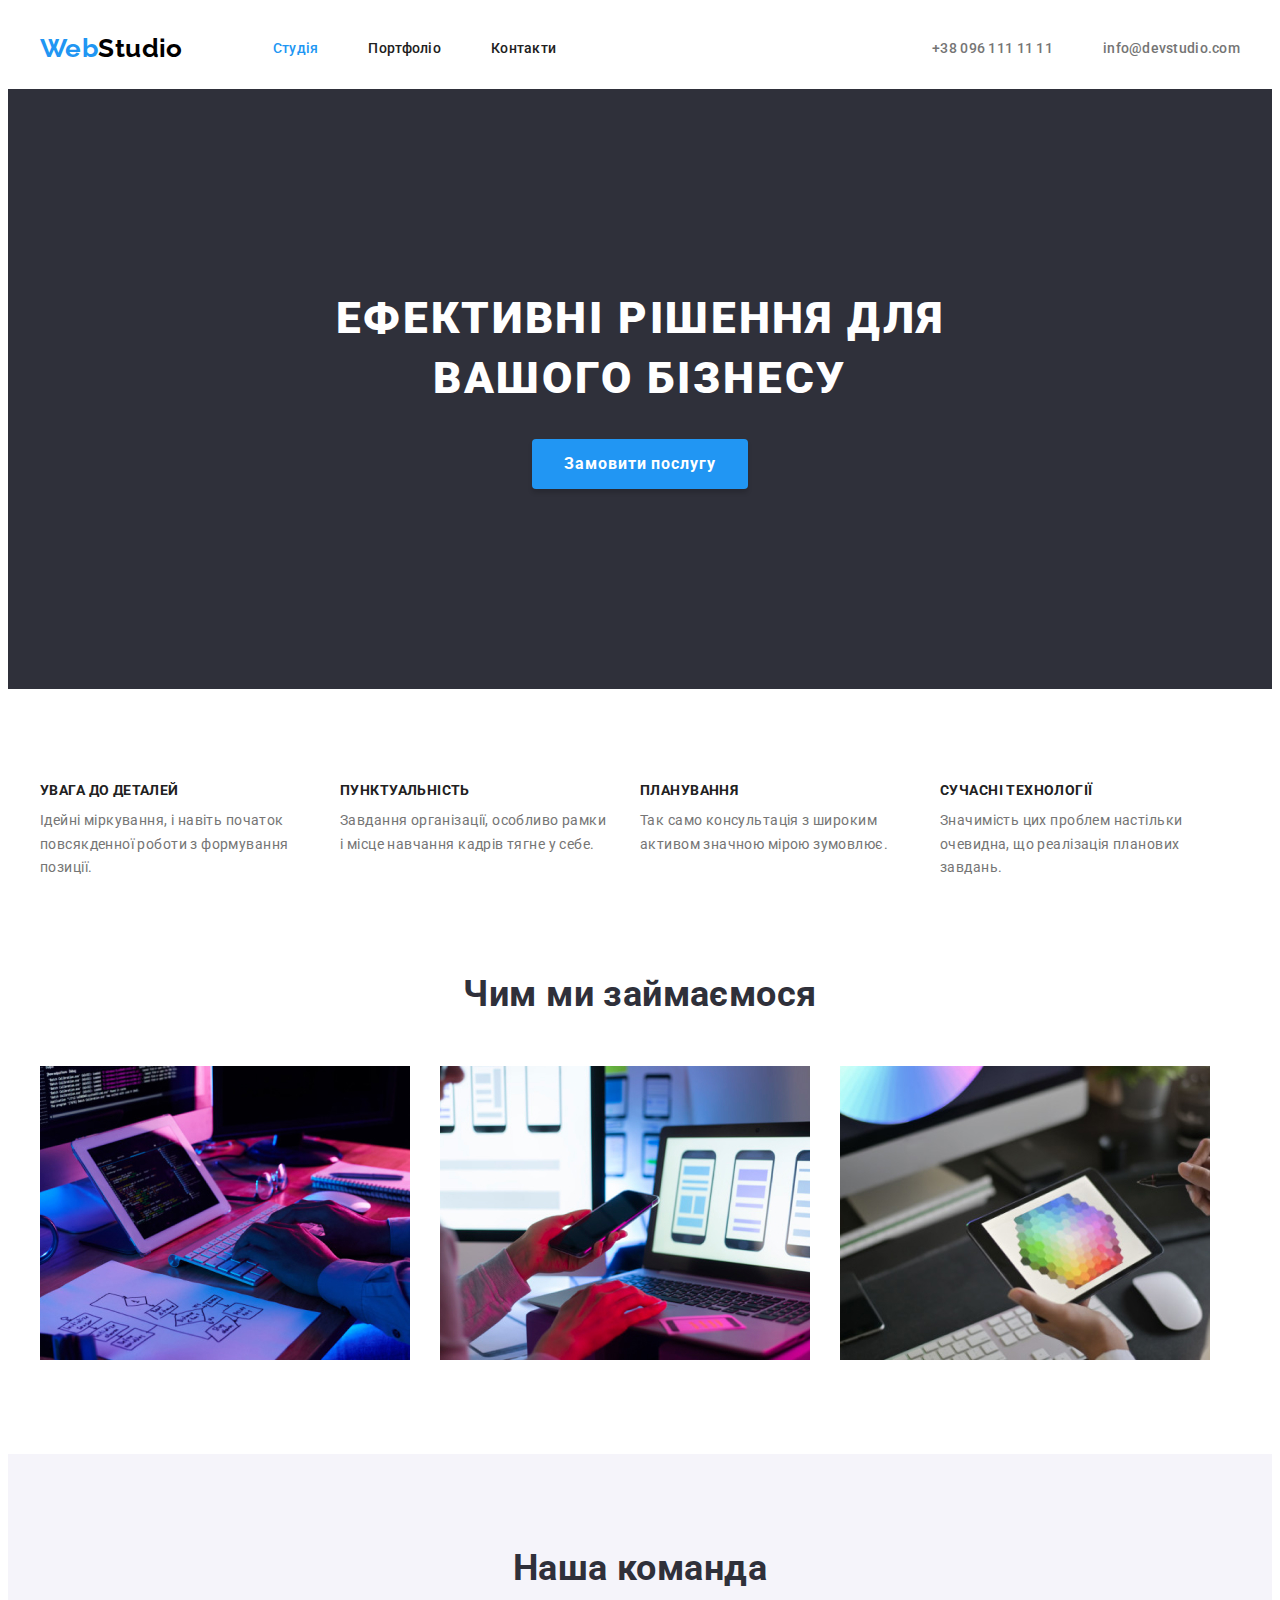
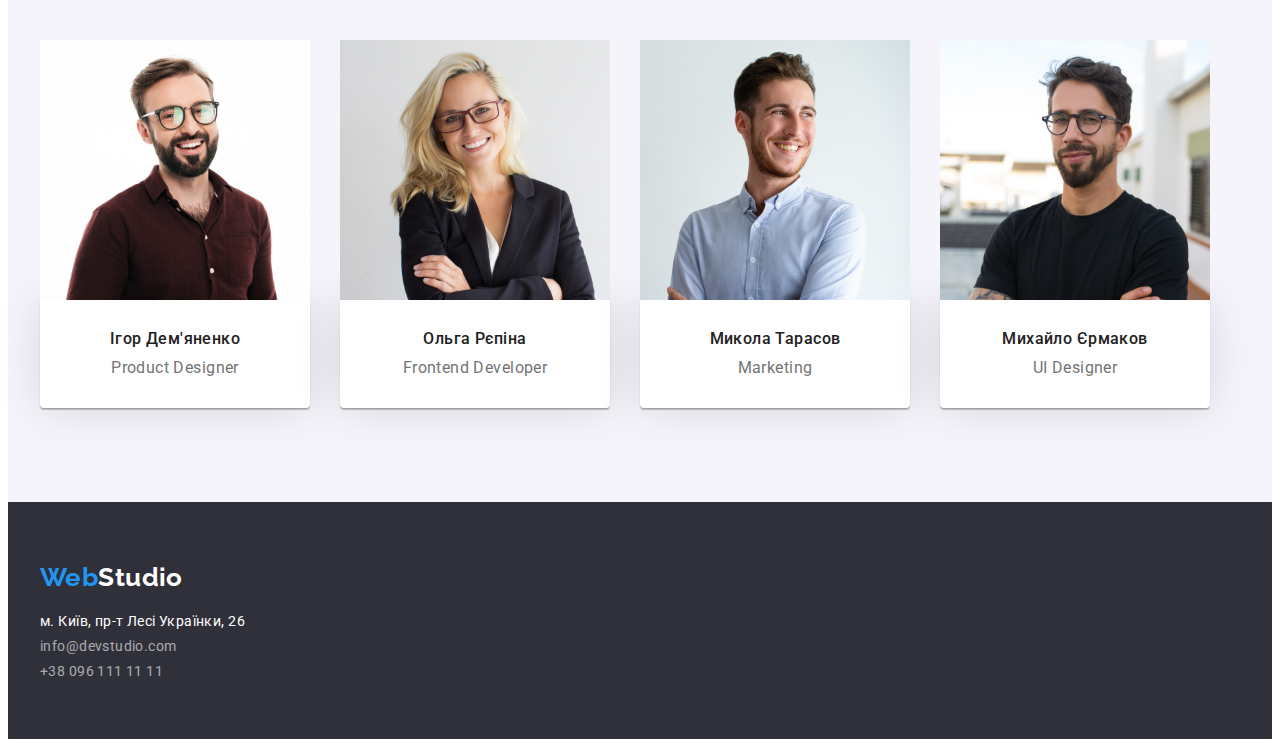
<file: index.html>
<!DOCTYPE html>
<html lang="uk">
  <head>
    <meta charset="UTF-8">
    <meta http-equiv="X-UA-Compatible" content="IE=edge">
    <meta name="viewport" content="width=device-width, initial-scale=1.0">
    <title>Студія</title>
    <link href="https://fonts.googleapis.com/css2?family=Raleway:wght@700&family=Roboto:wght@400;500;700;900&display=swap" rel="stylesheet">
    <link rel="stylesheet" href="./css/styles.css">
    <link rel="stylesheet" href="https://cdnjs.cloudflare.com/ajax/libs/modern-normalize/1.1.0/modern-normalize.min.css" integrity="sha512-wpPYUAdjBVSE4KJnH1VR1HeZfpl1ub8YT/NKx4PuQ5NmX2tKuGu6U/JRp5y+Y8XG2tV+wKQpNHVUX03MfMFn9Q==" crossorigin="anonymous" referrerpolicy="no-referrer" />
  </head>
  <body>
    <header>
      <!--HEADER-->
      <div class="header-container container">
        <a class="logo link" href="./index.html">
          <span class="logo-web">Web</span><span class="logo-studio">Studio</span>
        </a>
      <nav>
        <ul class="nav-list header-nav list">
          <li class="header-item"><a class="header-nav-link link active-link" href="./index.html">Студія</a></li>
          <li class="header-item"><a class="header-nav-link link" href="./portfolio.html">Портфоліо</a></li>
          <li class="header-item"><a class="header-nav-link link" href="/">Контакти</a></li>
        </ul>
      </nav>
      </nav>
      <ul class="nav-list header-nav list header-group">
      <li><a class="header-contacts-tel" href="tel:+380961111111">+38 096 111 11 11</a></li>
      <li><a class="header-contacts-email" href="mailto:info@devstudio.com">info@devstudio.com</a></li>
      </ul>
      </nav>
      </div>
    </header>
    <main>
      <!--ORDER (HERO)-->
        <section class="order">
          <div class="container">
            <h1 class="order-title">Ефективні рішення для вашого бізнесу</h1>
            <button class="order-btn" type="button">Замовити послугу</button>
          </div>
          </section>
      <!--FEATURES--> 
          <section class="section features">
            <h2 class="hidden">Ми зробимо Ваш сайт живим!</h2>
          <div class="container">   
          <ul class="list features-container">
            <li>
              <h3 class="features-title">УВАГА ДО ДЕТАЛЕЙ</h3>
              <p class="features-descr">Ідейні міркування, і навіть початок повсякденної роботи з формування
              позиції.</p>
            </li>  
            <li>
              <h3 class="features-title">ПУНКТУАЛЬНІСТЬ</h3>
              <p class="features-descr">Завдання організації, особливо рамки і місце навчання кадрів тягне у
              себе.</p>
            </li>  
              <li>
              <h3 class="features-title">ПЛАНУВАННЯ</h3>
              <p class="features-descr">Так само консультація з широким активом значною мірою зумовлює.</p>
            </li>
            <li>
              <h3 class="features-title">СУЧАСНІ ТЕХНОЛОГІЇ</h3>
              <p class="features-descr">Значимість цих проблем настільки очевидна, що реалізація планових
              завдань.</p>
            </li>
          </ul>
          </div>
        </section>
      <!--ABOUT-->
        <section class="section about">
          <h2 class="about-main">Чим ми займаємося</h2>
          <div class="container">
          <ul class="list section-about about-container">
              <li class="about-items"><img src="./images/about1.jpg" alt="pic1" width="370"></li>
              <li class="about-items"><img src="./images/about2.jpg" alt="pic2" width="370"></li>
              <li class="about-items"><img src="./images/about3.jpg" alt="pic3" width="370"></li>
          </ul>
          </div>
        </section>
      <!--TEAM-->
      <section class="section team">
        <h2 class="team-main">Наша команда</h2>
        <div class="container">
        <ul class="list team-container">
          <li class="team-card">
            <img src="./images/ihor.jpg" alt="Ihor Product Designer" width="270">
            <div class="member-info">
            <h3 class="team-name">Ігор Дем'яненко</h3>
            <p class="team-role">Product Designer</p>
            </div>
          </li>
          <li class="team-card">
            <img src="./images/olha.jpg" alt="Olha Frontend Developer" width="270">
            <div class="member-info">
            <h3 class="team-name">Ольга Рєпіна</h3>
            <p class="team-role">Frontend Developer</p>
            </div>
          </li>
          <li class="team-card">
            <img src="./images/mykola.jpg" alt="Mykola Marketing" width="270">
            <div class="member-info">
            <h3 class="team-name">Микола Тарасов</h3>
            <p class="team-role">Marketing</p>
            </div>
          </li>
          <li class="team-card">
            <img src="./images/mykhailo.jpg" alt="Mykhailo UI Designer" width="270">
            <div class="member-info">
            <h3 class="team-name">Михайло Єрмаков</h3>
            <p class="team-role">UI Designer</p>
            </div>
          </li>
        </ul>
        </div>
      </section>
    </main>
    <!--FOOTER-->
    <footer class="footer-style">
      <div class="container">
          <a class="logo-ft link" href="./index.html">
            <span class="logo-web">Web</span><span class="logo-studio-bt">Studio</span>
          </a>
        <address class="address-style">
          <ul class="list">
          <li class="contacts-marg"><a class="street" href="https://goo.gl/maps/8NWCTNA421KTy4Np9" target="_blank" rel="noreferrer noopener">м. Київ, пр-т Лесі Українки, 26</p></li>
          <li class="contacts-marg"><a class="contacts" href="mailto:info@devstudio.com">info@devstudio.com</a></li>
          <li><a class="contacts" href="tel:+380961111111">+38 096 111 11 11</a></li>
          </ul>
        </address>
      </div>
    </footer>
  </body>
</html>
</file>
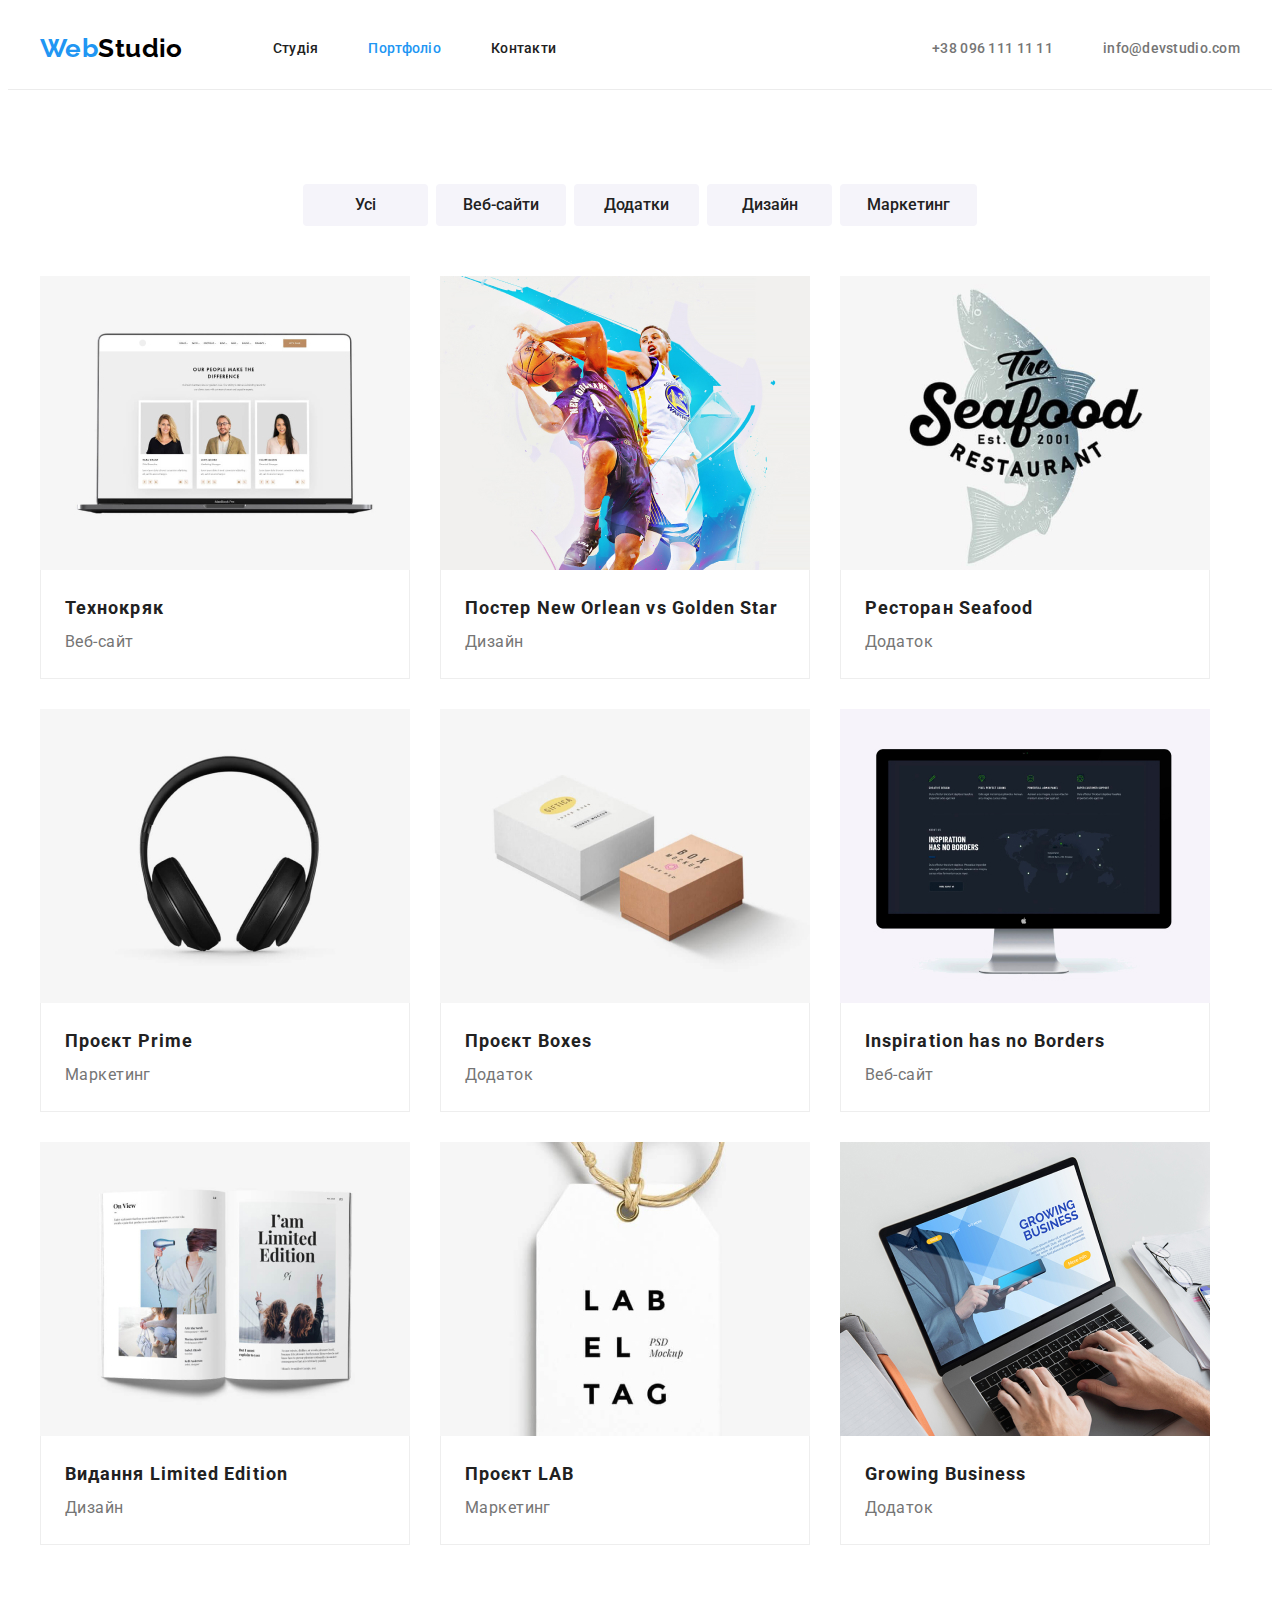
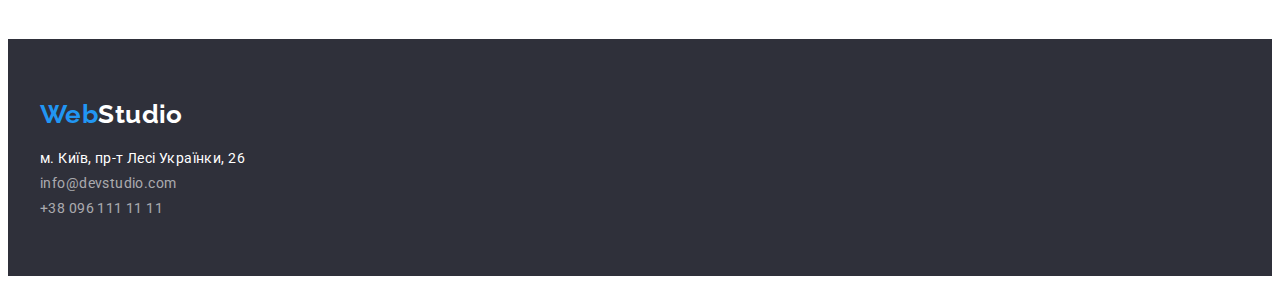
<file: portfolio.html>
<!DOCTYPE html>
<html lang="uk">
  <head>
    <meta charset="UTF-8" />
    <meta http-equiv="X-UA-Compatible" content="IE=edge" />
    <meta name="viewport" content="width=device-width, initial-scale=1.0" />
    <title>Портфоліо</title>
    <link
      href="https://fonts.googleapis.com/css2?family=Roboto:wght@400;500;700;900&family=Raleway:wght@700&display=swap"
      rel="stylesheet">
    <link rel="stylesheet" href="./css/styles.css" />
    <link
      rel="stylesheet"
      href="https://cdnjs.cloudflare.com/ajax/libs/modern-normalize/1.1.0/modern-normalize.min.css"
      integrity="sha512-wpPYUAdjBVSE4KJnH1VR1HeZfpl1ub8YT/NKx4PuQ5NmX2tKuGu6U/JRp5y+Y8XG2tV+wKQpNHVUX03MfMFn9Q=="
      crossorigin="anonymous"
      referrerpolicy="no-referrer">
    <link rel="stylesheet" href="https://cdnjs.cloudflare.com/ajax/libs/modern-normalize/1.1.0/modern-normalize.min.css" integrity="sha512-wpPYUAdjBVSE4KJnH1VR1HeZfpl1ub8YT/NKx4PuQ5NmX2tKuGu6U/JRp5y+Y8XG2tV+wKQpNHVUX03MfMFn9Q==" crossorigin="anonymous" referrerpolicy="no-referrer" />

  </head>
  <body>
    <header class="header-border">
      <div class="header-container container">
        <a class="logo link" href="./index.html">
          <span class="logo-web">Web</span><span class="logo-studio">Studio</span>
        </a>
        <nav class="header-nav">
          <ul class="nav-list list">
            <li class="header-item">
              <a class="header-nav-link link" href="./index.html">Студія</a>
            </li>
            <li class="header-item">
              <a class="header-nav-link link active-link" href="./portfolio.html">Портфоліо</a>
            </li>
            <li class="header-item"><a class="header-nav-link link" href="/">Контакти</a></li>
          </ul>
        </nav>
          <ul class="nav-list header-nav list header-group">
            <li>
              <a class="header-contacts-tel" href="tel:+380961111111">+38 096 111 11 11</a>
            </li>
            <li>
              <a class="header-contacts-email" href="mailto:info@devstudio.com">info@devstudio.com</a>
            </li>
          </ul>
      </div>
    </header>
    <main>
      <section class="section-pad">
        <!--filter-->
          <h1 class="hidden">Фільтр</h1>
      <div class="container">
          <ul class="header-list list">
            <li class="header-btn-mrg"><button class="header-btn" type="header">Усі</button></li>
            <li class="header-btn-mrg"><button class="header-btn" type="button">Веб-сайти</button></li>
            <li class="header-btn-mrg"><button class="header-btn" type="button">Додатки</button></li>
            <li class="header-btn-mrg"><button class="header-btn" type="button">Дизайн</button></li>
            <li class="header-btn-mrg"><button class="header-btn" type="button">Маркетинг</button></li>
          </ul>
        <!--artworks-->
        <ul class="artworks-list list">
          <li>
            <a class="artworks-link" href="#"><img src="./images/technocrack.jpg" alt="technocrack" width="370">
            <div class="artworks-wrap">
            <h2 class="artworks-title">Технокряк</h2>
            <p class="artworks-descr">Веб-сайт</p>
            </div>
            </a>
          </li>
          <li>
            <a class="artworks-link" href="#"><img src="./images/neworlean.jpg" alt="neworlean" width="370">
            <div class="artworks-wrap">
            <h2 class="artworks-title">Постер New Orlean vs Golden Star</h2>
            <p class="artworks-descr">Дизайн</p>
            </div>
            </a>
          </li>
          <li>
            <a class="artworks-link" href="#"><img src="./images/seafood.jpg" alt="seafood" width="370">
            <div class="artworks-wrap">
            <h2 class="artworks-title">Ресторан Seafood</h2>
            <p class="artworks-descr">Додаток</p>
            </div>
            </a>
          </li>
          <li>
            <a class="artworks-link" href="#"><img src="./images/prime.jpg" alt="prime" width="370">
            <div class="artworks-wrap">
            <h2 class="artworks-title">Проєкт Prime</h2>
            <p class="artworks-descr">Маркетинг</p>
            </div>
            </a>
          </li>
          <li>
            <a class="artworks-link" href="#"><img src="./images/boxes.jpg" alt="boxes" width="370">
            <div class="artworks-wrap">
            <h2 class="artworks-title">Проєкт Boxes</h2>
            <p class="artworks-descr">Додаток</p>
            </div>
            </a>
          </li>
          <li>
            <a class="artworks-link" href="#"><img src="./images/inspiration.jpg" alt="inspiration" width="370">
            <div class="artworks-wrap">
            <h2 class="artworks-title">Inspiration has no Borders</h2>
            <p class="artworks-descr">Веб-сайт</p>
            </div>
            </a>
          </li>
          <li>
            <a class="artworks-link" href="#"><img src="./images/limitededition.jpg" alt="limitededition" width="370">
            <div class="artworks-wrap">
            <h2 class="artworks-title">Видання Limited Edition</h2>
            <p class="artworks-descr">Дизайн</p>
            </div>
            </a>
          </li>
          <li>
            <a class="artworks-link" href="#"><img src="./images/lab.jpg" alt="lab" width="370" />
            <div class="artworks-wrap">
            <h2 class="artworks-title">Проєкт LAB</h2>
            <p class="artworks-descr">Маркетинг</p>
            </div>
            </a>
          </li>
          <li>
            <a class="artworks-link" href="#"><img src="./images/growing.jpg" alt="growing" width="370">
            <div class="artworks-wrap">
            <h2 class="artworks-title">Growing Business</h2>
            <p class="artworks-descr">Додаток</p>
            </div>
            </a>
          </li>
        </ul>
      </div>
      </section>
    </main>
    <footer class="footer-style">
      <div class="container">
          <a class="logo-ft link" href="./index.html">
            <span class="logo-web">Web</span><span class="logo-studio-bt">Studio</span>
          </a>
        <address class="address-style">
          <ul class="list">
          <li class="contacts-marg"><a class="street" href="https://goo.gl/maps/8NWCTNA421KTy4Np9" target="_blank" rel="noreferrer noopener">м. Київ, пр-т Лесі Українки, 26</p></li>
          <li class="contacts-marg"><a class="contacts" href="mailto:info@devstudio.com">info@devstudio.com</a></li>
          <li><a class="contacts" href="tel:+380961111111">+38 096 111 11 11</a></li>
          </ul>
        </address>
      </div>
    </footer>
  </body>
</html>
</file>
<file: css/styles.css>
/* GENERAL STYLES */

:root {
    --brand-color-main:#2196F3;
    --brand-color-alt: #757575;
    --brand-txt-clr:#212121;
    --brand-plate-clr: #2F303A;
}

body {
    font-family: 'Roboto', sans-serif;
    color: var(--brand-txt-clr);
    font-size: 14px;
    letter-spacing: 0.03em;
}

/* RESET START */

h1, h2, h3, h4, h5, h6, p, ul {
    margin: 0;
    border: 0;
}

img {
    display: block;
}

.list {
    list-style-type: none;
    margin: 0;
    padding: 0;
}

.link {
    text-decoration: none;
}

/* RESET END */

.container {
    margin-left: auto;
    margin-right: auto;
    width: 1200px;
    /*outline: 2px dashed red;*/
    padding-left: 15px;
    padding-right: 15px;
}

.section {
    padding-top: 94px;
    padding-bottom: 94px;
}

/*HEADER*/
.header-border {
    border-bottom: 1px solid #ECECEC;
    border-top: 0;
}

.header-container {
    display: flex;
    align-items: center;
}

.header-item:not(:last-child) {
    padding: 32px 0;
    margin-right: 50px;
}

/*.header-item-last {
    padding: 32px 0;
}*/

.nav-list {
    display:flex;
    align-items: center;
    /*margin-top: 32px;*/
    margin-right: 0px;
    /*margin-bottom: 32px;*/
    margin-left: 90px;

}

.logo {
    text-decoration: none;
    /*margin: 24px 93px 25px 0;*/
}

.logo-web {
    font-family: 'Raleway', sans-serif;
    font-weight: 700;
    font-size: 26px;
    line-height: 1.19;
    color: var(--brand-color-main);
}

.logo-studio {
    font-family: 'Raleway', sans-serif;
    font-weight: 700;
    font-size: 26px;
    line-height: 1.19;
    color: #000000;
}

.header-nav-link {
    font-family: 'Roboto';
    font-weight: 500;
    line-height: 1.14;
    letter-spacing: 0.02em;
    color: var(--brand-txt-clr);
}    



.header-nav-link:hover, .header-nav-link:focus {
    color: var(--brand-color-main);
}

.header-group {
    margin-left: auto;
}

.header-contacts-tel {
    margin-right: 50px;
}

.header-contacts-email, .header-contacts-tel {
    text-decoration: none;
    font-family: 'Roboto';
    font-weight: 500;
    line-height: 1.14;
    letter-spacing: 0.02em;
    color: var(--brand-color-alt);
    padding: 32px 0;
}    


.header-contacts-tel:hover, .header-contacts-tel:focus, .header-contacts-email:hover, .header-contacts-email:focus {
    color: var(--brand-color-main);
}

.active-link {
    color: var(--brand-color-main);
}

/* ORDER */ 

.order {
    background-color: var(--brand-plate-clr);
    text-align: center;
    padding: 200px 0;
}
.order-title {
    font-family: 'Roboto';
    font-weight: 900;
    font-size: 44px;
    width: 696px;
    line-height: 1.36;
    margin-left: auto;
    margin-right: auto;
    margin-bottom: 30px;
    text-align: center;
    letter-spacing: 0.06em;
    text-transform: uppercase;
    color: #FFFFFF;
}
.order-btn {
    min-width: 216px;
    min-height: 50px;
    background: var(--brand-color-main);
    box-shadow: 0px 4px 4px rgba(0, 0, 0, 0.15);
    border-radius: 4px;
    font-family: 'Roboto';
    font-weight: 700;
    font-size: 16px;
    line-height: 1.87;
    letter-spacing: 0.06em;
    color: #FFFFFF;
    cursor: pointer;
    display: inline-flex;
    align-items: center;
    justify-content: center;
    border-color: transparent;
}

.order-btn:active, .order-btn:hover, .order-btn:focus {
    background-color: #188CE8;
    border-color: transparent;
    color: #FFFFFF;
    filter: drop-shadow(0px 4px 4px rgba(0, 0, 0, 0.25));
}

/* FILTER */

.section-pad {
    padding-top: 94px;
    padding-bottom: 94px;
}

.header-list {
    display: flex;
    align-items: center;
    justify-content: center;
    margin-bottom: 50px;
}

.header-btn {
    display: inline-block;
    justify-content: center;
    font-family: 'Roboto';
    font-weight: 500;
    font-size: 16px;
    line-height: 1.62;
    text-align: center;
    color: var(--brand-txt-clr);
    max-width: 250px;
    min-width: 125px;
    min-height: 38px;
    background: #F5F4FA;
    border-radius: 4px;
    cursor: pointer;
    padding: 6px 25px;
    border-color: transparent;
}    

.header-btn-mrg:not(:last-child) {
    margin-right: 8px;
}

.header-btn:hover {
    background: var(--brand-color-main);
    color:#FFFFFF;
}

/*
.header- {
    display:inline-block;
    justify-content: center;
}
*/

/* HERO */

.hidden {
    display:none;
}

/*FEATURES*/

.features-container {
    display:flex;
}

.features-title {
    font-family: 'Roboto';
    font-size: 14px;
    font-weight: 700;
    line-height: 1.14;
    text-transform: uppercase;
    color: var(--brand-txt-clr);
    margin-bottom: 10px;
}
.features-descr {
    font-family: 'Roboto';
    line-height: 1.71;
    color: var(--brand-color-alt);
    width: 270px;
    margin-right: 30px;

}

/*ABOUT*/

.about {
    padding-top: 0px;
}

.about-container {
    display: flex;
}

.about-items {
    margin-top: 50px;
    margin-right: 30px;
    
}

.about-main {
    font-family: 'Roboto';
    font-weight: 700;
    font-size: 36px;
    line-height: 1.16;
    color: var(--brand-plate-clr);
    text-align: center;
}

.team-main {
    font-family: 'Roboto';
    font-weight: 700;
    font-size: 36px;
    line-height: 1.16;
    color: var(--brand-plate-clr);
    text-align: center;
}

/*TEAM*/

.team-container {
    display:flex;
}
.team {
    background: #F5F4FA;
}

.team-card {
    background: #FFFFFF;
    margin: 50px 30px 0 0;
    align-items: center;
}

.member-info {
    padding: 30px;
    box-shadow: 0px 1px 3pc rgba(0, 0, 0, 0.12), 0px 1px 1px rgba(0, 0, 0, 0.14), 0px 2px 1px rgba(0, 0, 0, 0.2);
    border-radius: 0px 0px 4px 4px;


}
.team-name {
    font-family: 'Roboto';
    font-weight: 500;
    font-size: 16px;
    line-height: 1.18;
    color: var(--brand-txt-clr);
    margin-bottom: 10px;
    text-align: center;
}

.team-role {
    font-family: 'Roboto';
    font-size: 16px;
    line-height: 1.18;
    color: var(--brand-color-alt);
    text-align: center;

}

/*ARTWORKS*/

.artworks-list {
    display: flex;
    flex-wrap: wrap;
    gap: 30px;
}

.artworks-link {
    text-decoration: none;
}

.artworks-wrap {
    flex-basis: calc(100% / 3);
    padding: 20px 24px;
    border: 1px solid #eeeeee;
    border-top: 0;
}

.artworks-title {
    font-family: 'Roboto';
    font-weight: 700;
    font-size: 18px;
    line-height: 2;
    letter-spacing: 0.06em;
    color: var(--brand-txt-clr);
}

.artworks-descr {
    font-family:'Roboto';
    font-size: 16px;
    line-height: 2;
    color: var(--brand-color-alt);
}

/* FOOTER */

.footer-style {
    background-color: var(--brand-plate-clr);
    padding: 60px 0;
}    

.logo-ft {
    text-decoration: none;
    font-family: 'Raleway', sans-serif;
    font-weight: 700;
    font-size: 26px;
    line-height: 1.19;
}        

.logo-web-ft {
    color: var(--brand-color-main);
}

.logo-studio-bt {
    color: #FFFFFF;
}

.address-style {
    margin-top: 20px;
}
.street {
    text-decoration: none;
    font-family: 'Roboto';
    font-style: normal;
    color: #FFFFFF;
}
.contacts-marg {
    margin-bottom: 9px;
}

.contacts {
    font-family:'Roboto';
    text-decoration: none;
    font-style: normal;
    color: rgba(255, 255, 255, 0.6);
}

.contacts:hover, .contacts:focus {
    color: var(--brand-color-main);
}
</file>
